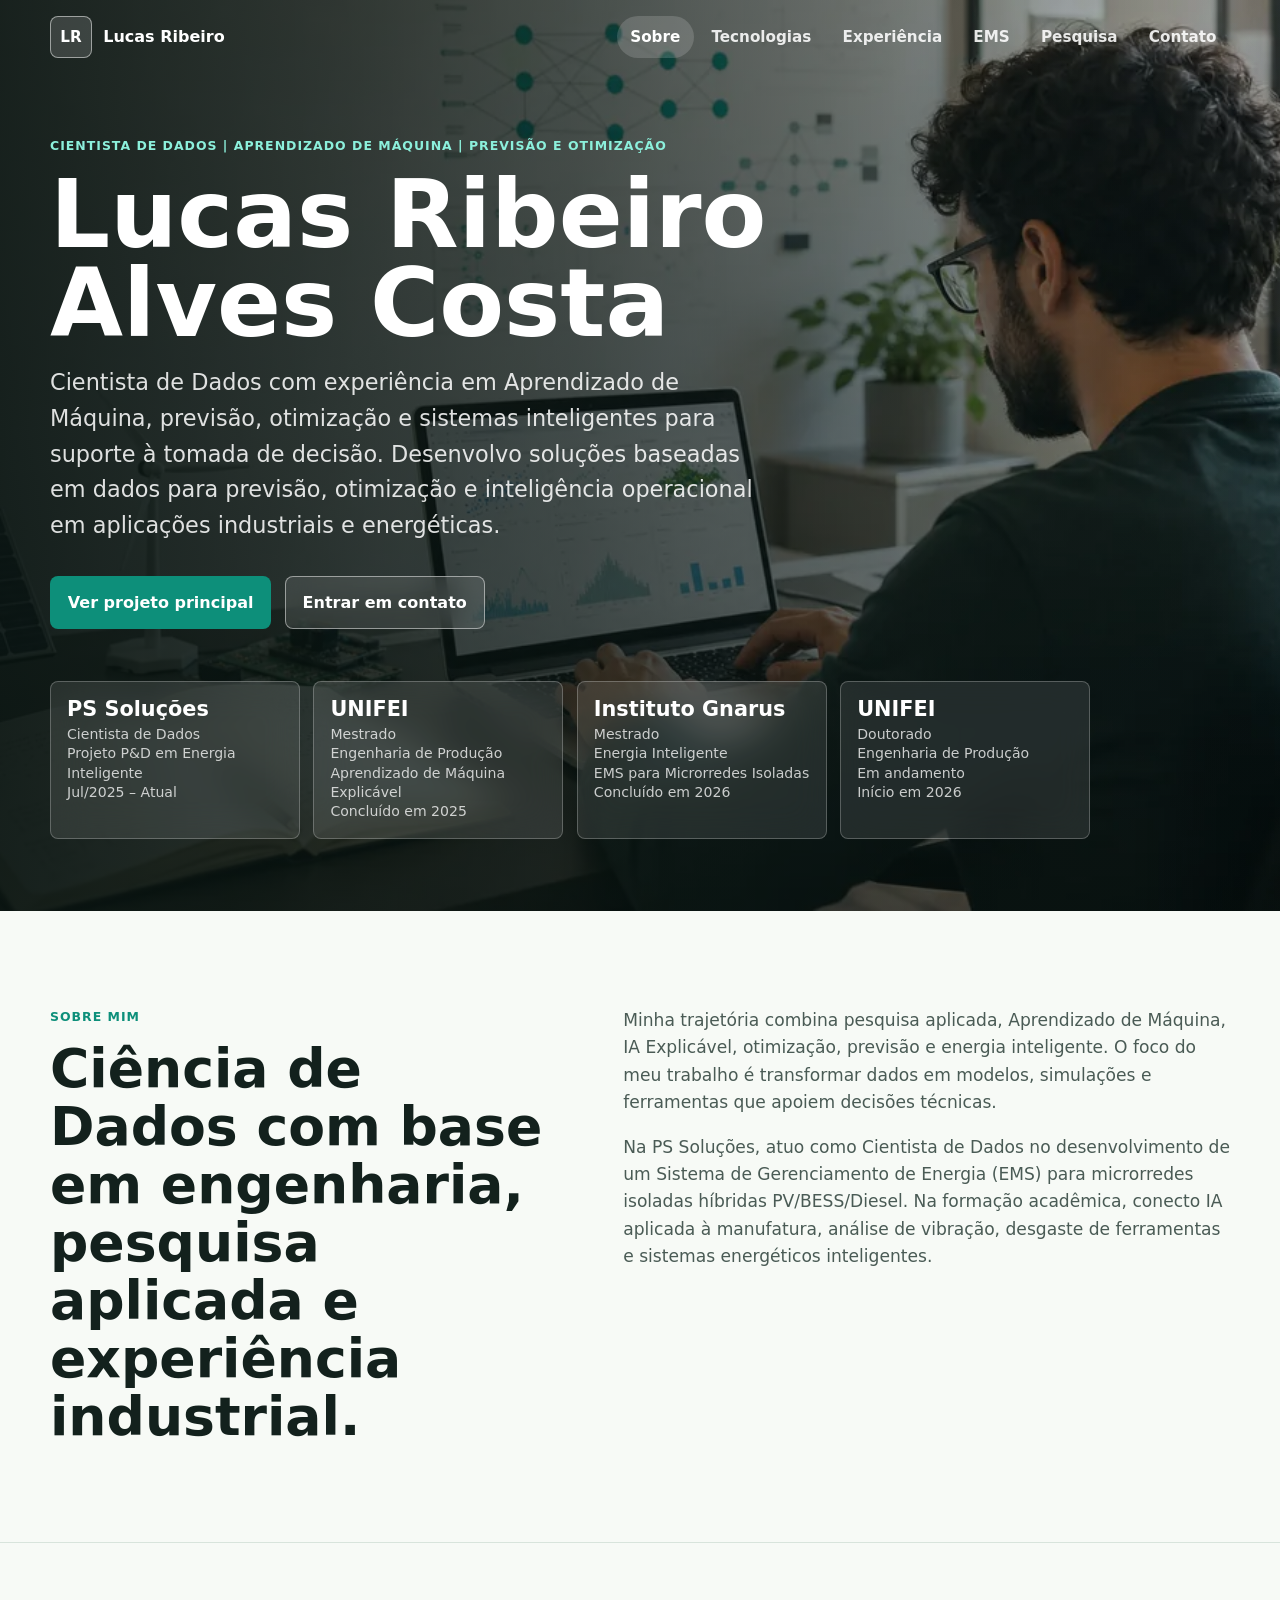
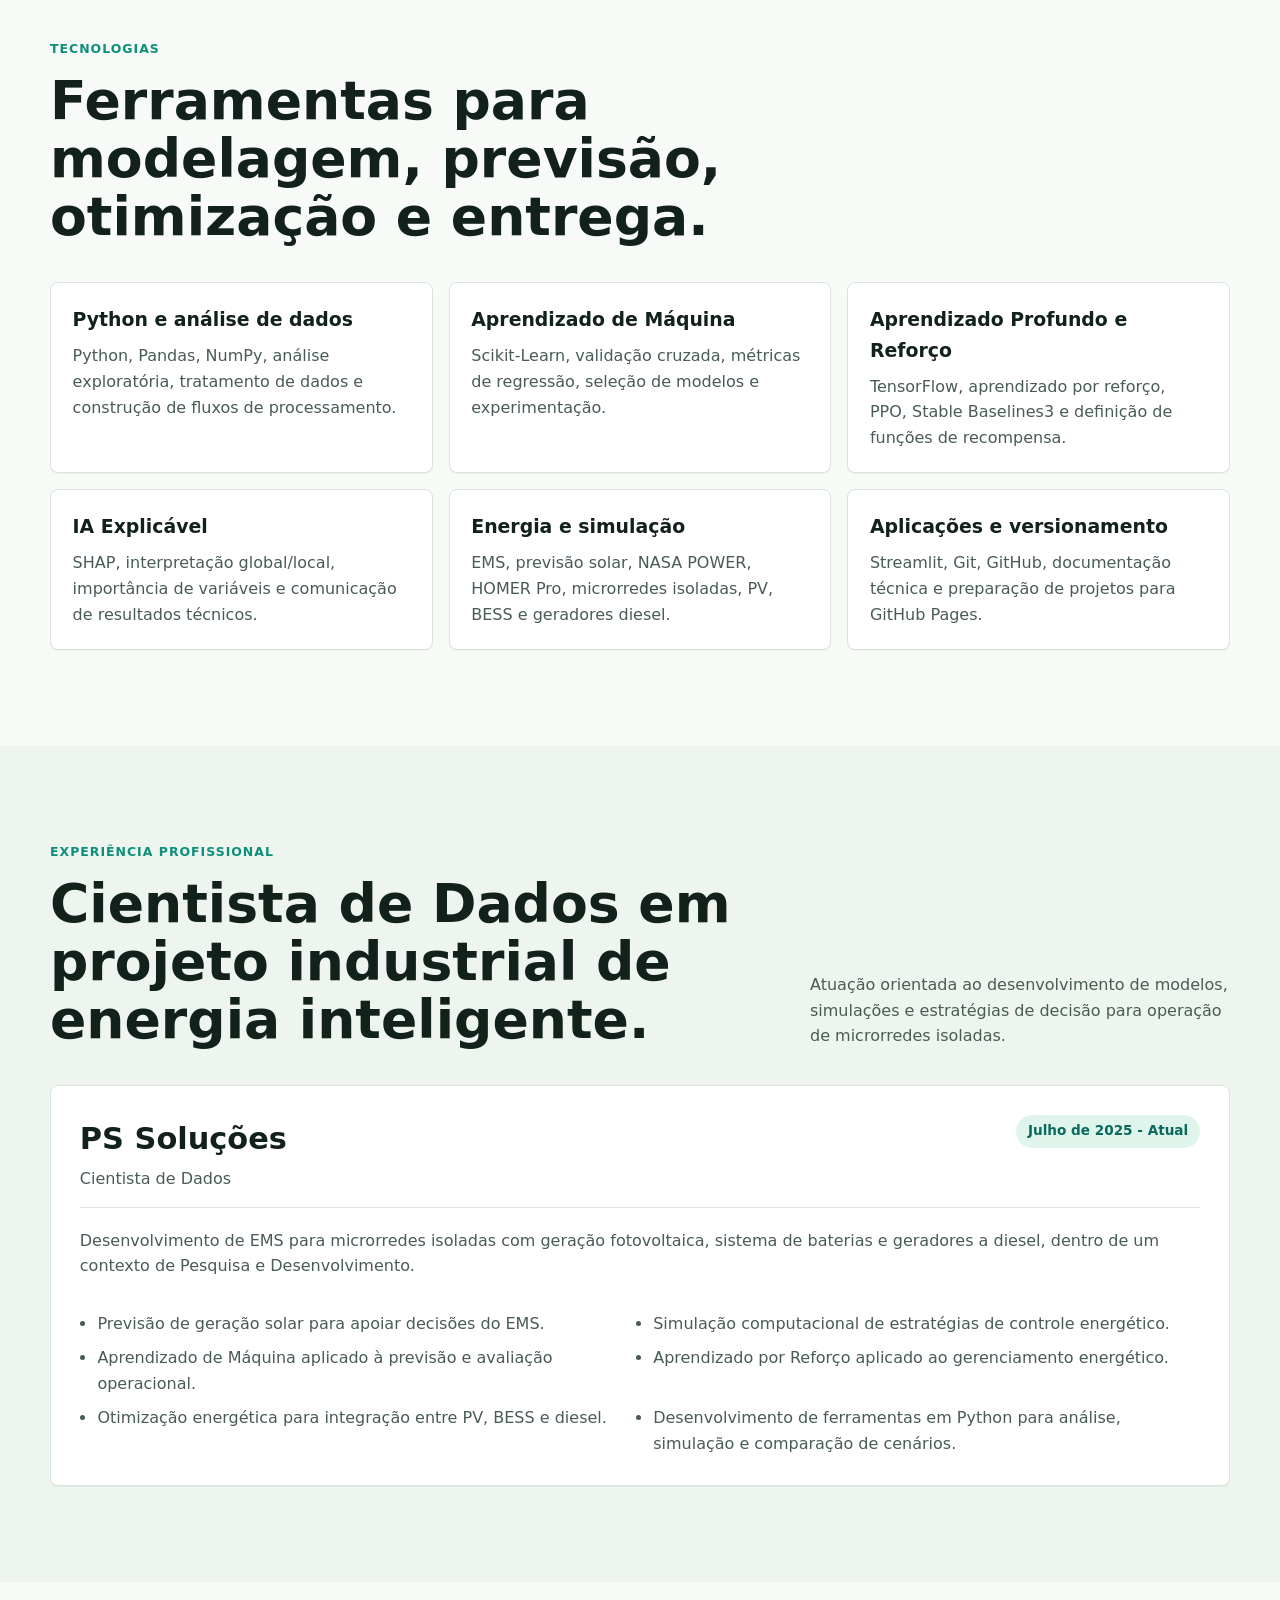
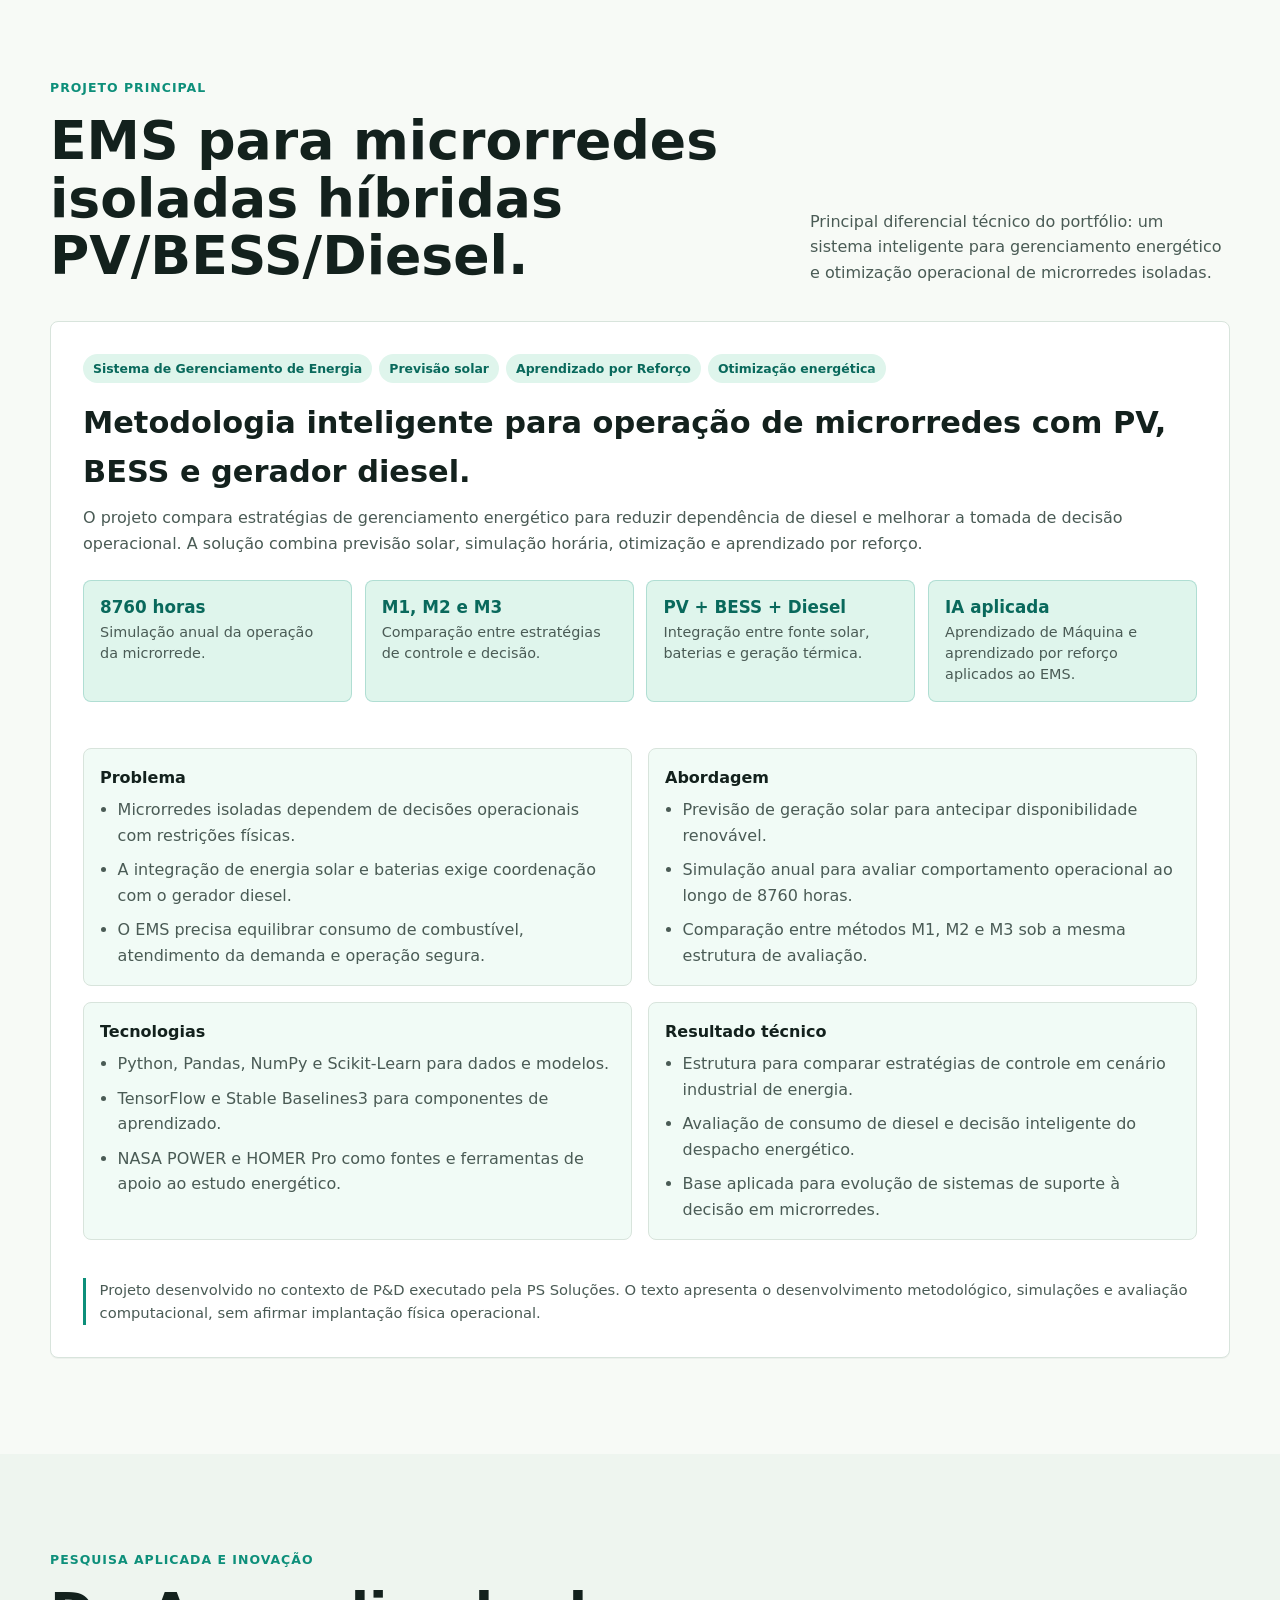
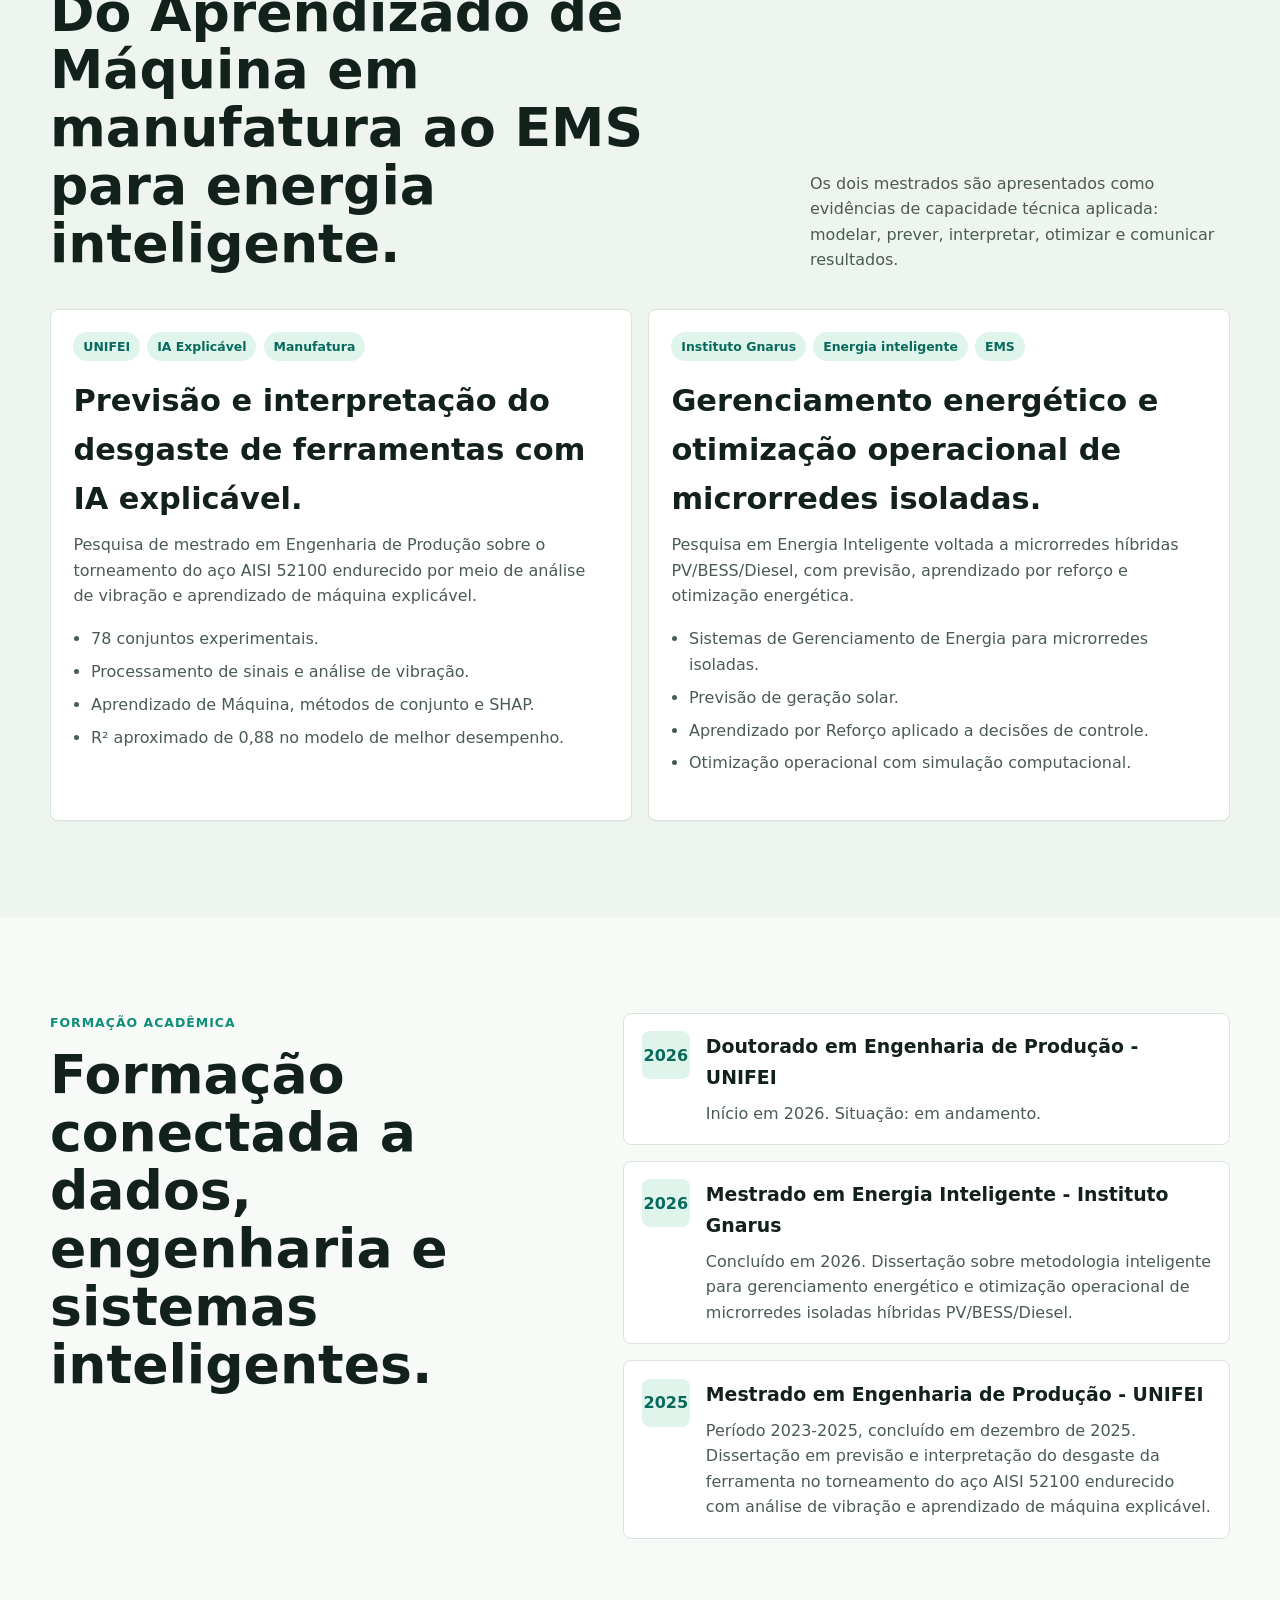
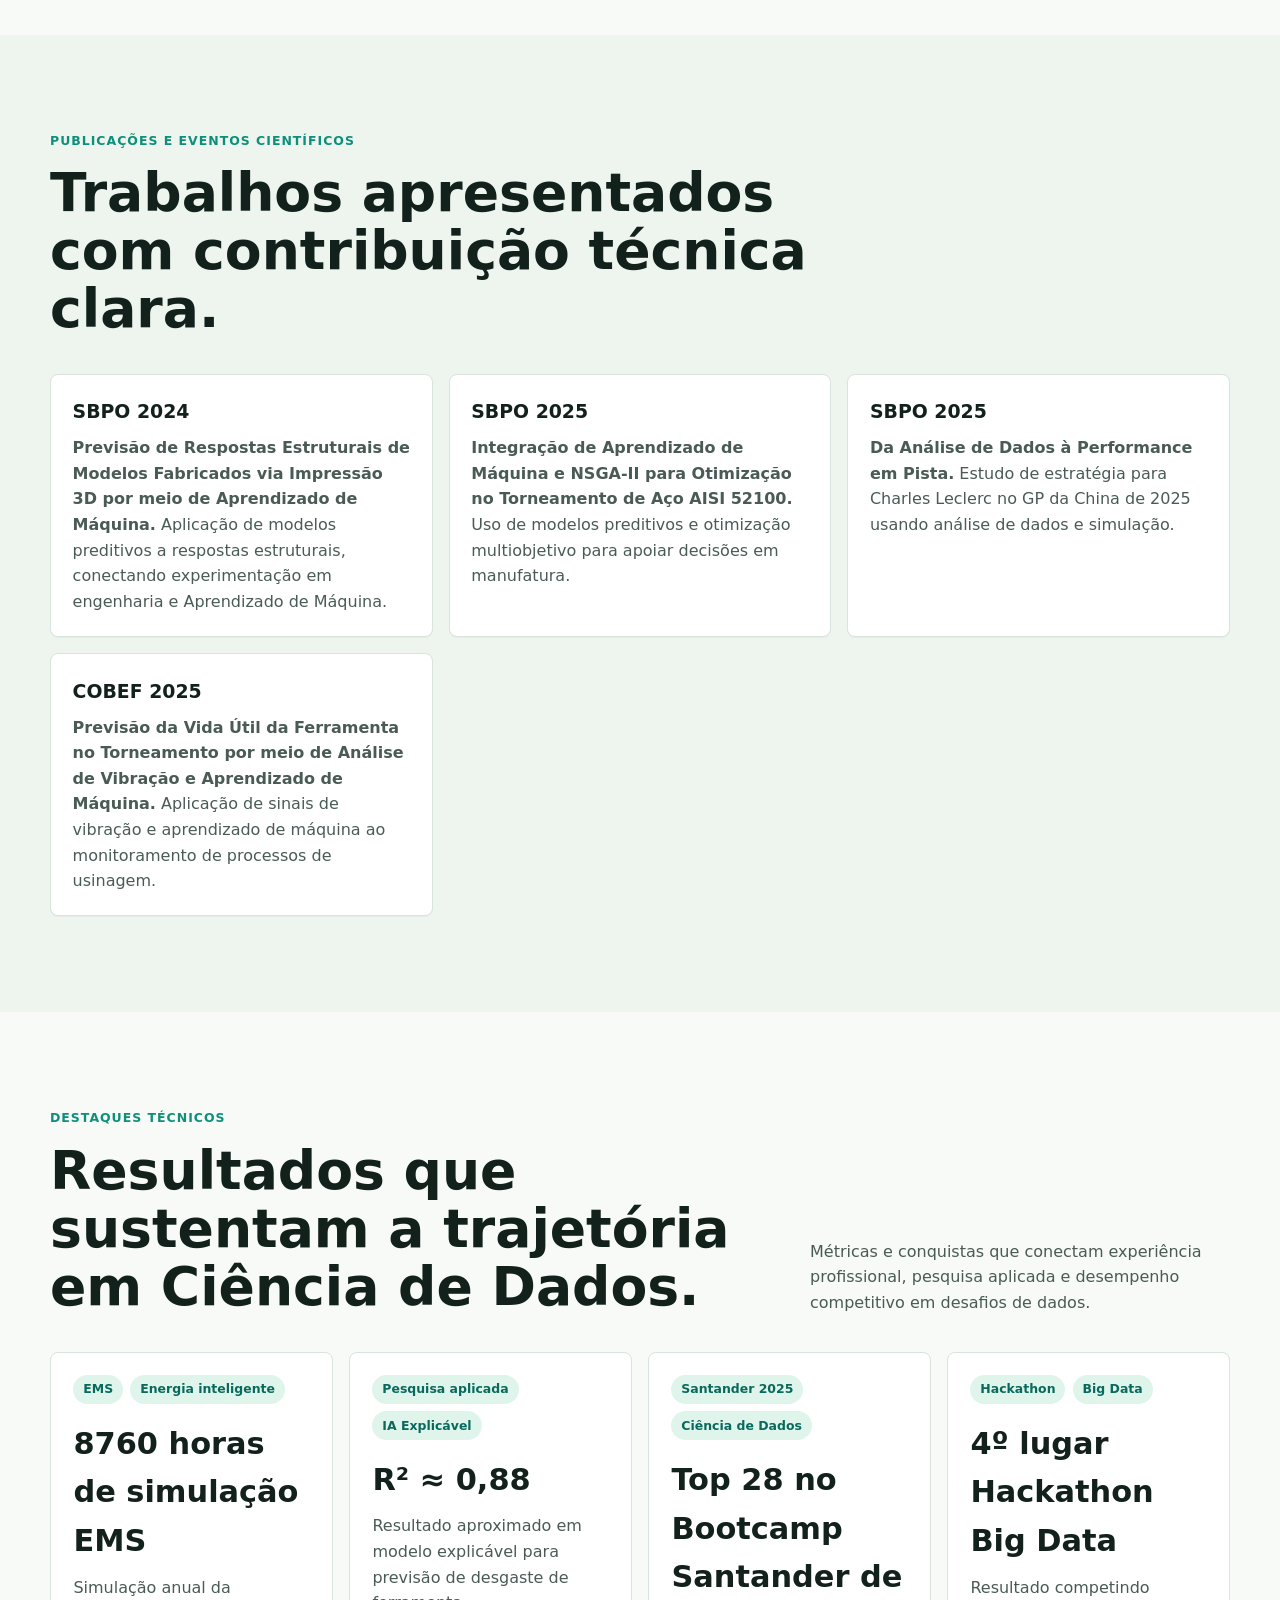
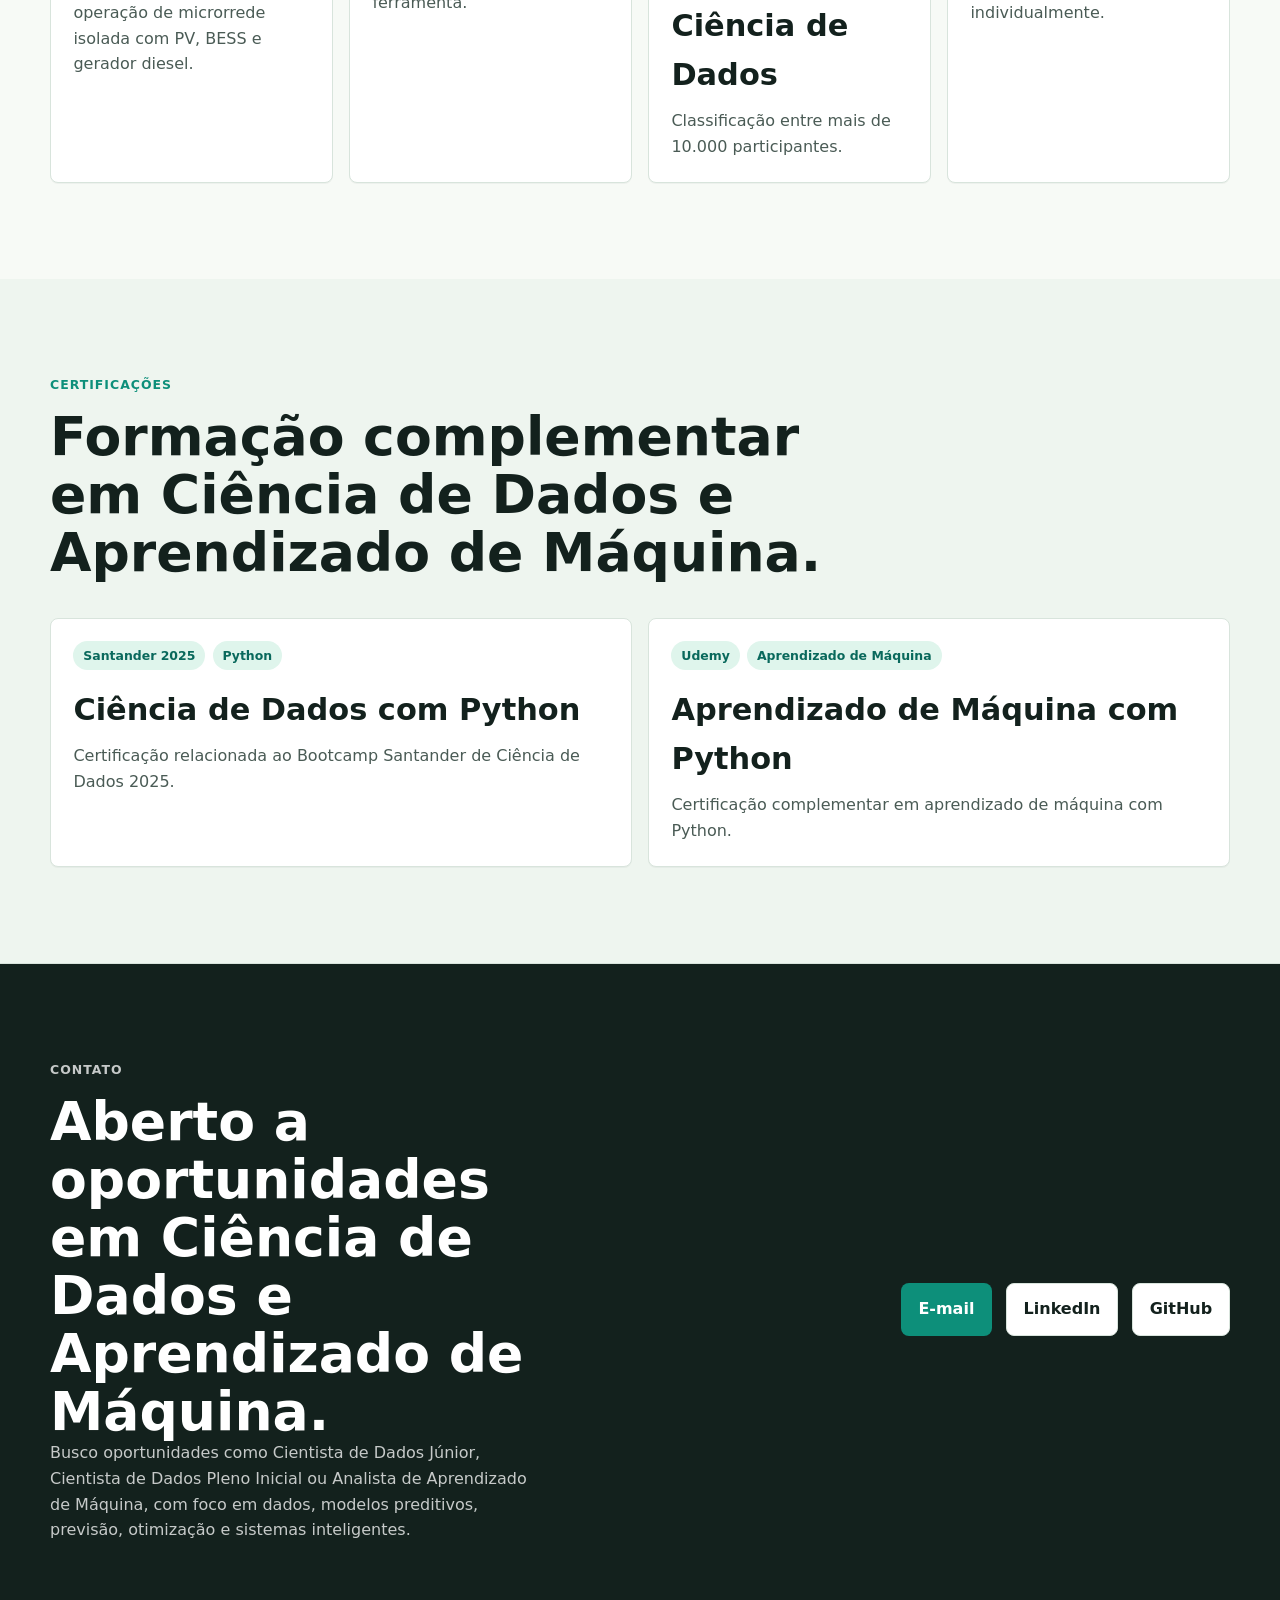
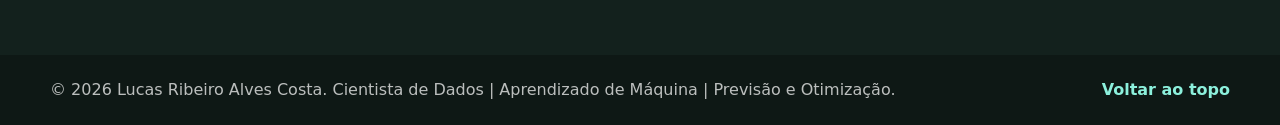
<file: index.html>
<!doctype html>
<html lang="pt-BR">
  <head>
    <meta charset="utf-8" />
    <meta name="viewport" content="width=device-width, initial-scale=1" />
    <title>Lucas Ribeiro Alves Costa | Cientista de Dados | Previsão e Otimização</title>
    <meta
      name="description"
      content="Portfólio de Lucas Ribeiro Alves Costa, Cientista de Dados com experiência em Aprendizado de Máquina, previsão, otimização e sistemas inteligentes para suporte à tomada de decisão em aplicações industriais e energéticas."
    />
    <meta
      name="keywords"
      content="Lucas Ribeiro Alves Costa, Cientista de Dados, Aprendizado de Máquina, Analista de Aprendizado de Máquina, Previsão, Otimização, Python, Pandas, NumPy, Scikit-Learn, TensorFlow, SHAP, IA Explicável, Aprendizado por Reforço, EMS, microrredes isoladas, energia inteligente"
    />
    <meta name="author" content="Lucas Ribeiro Alves Costa" />
    <meta name="robots" content="index, follow" />
    <link rel="canonical" href="https://lucasribeirodatascience.github.io/portfolio-lucas-ribeiro/" />
    <link rel="icon" href="assets/favicon.svg" type="image/svg+xml" />
    <link rel="stylesheet" href="styles.css" />

    <meta property="og:type" content="website" />
    <meta property="og:title" content="Lucas Ribeiro Alves Costa | Cientista de Dados" />
    <meta
      property="og:description"
      content="Aprendizado de Máquina, previsão, otimização e sistemas inteligentes aplicados a manufatura, energia inteligente e suporte à decisão."
    />
    <meta
      property="og:image"
      content="https://lucasribeirodatascience.github.io/portfolio-lucas-ribeiro/assets/hero-data-ai.svg"
    />
    <meta property="og:url" content="https://lucasribeirodatascience.github.io/portfolio-lucas-ribeiro/" />
    <meta name="twitter:card" content="summary_large_image" />
    <meta name="twitter:title" content="Lucas Ribeiro Alves Costa | Cientista de Dados" />
    <meta
      name="twitter:description"
      content="Cientista de Dados com experiência em Aprendizado de Máquina, previsão, otimização e sistemas inteligentes."
    />
    <meta
      name="twitter:image"
      content="https://lucasribeirodatascience.github.io/portfolio-lucas-ribeiro/assets/hero-data-ai.svg"
    />

    <script type="application/ld+json">
      {
        "@context": "https://schema.org",
        "@type": "Person",
        "name": "Lucas Ribeiro Alves Costa",
        "jobTitle": "Cientista de Dados",
        "email": "mailto:lucas.ribeirocosta@hotmail.com",
        "worksFor": {
          "@type": "Organization",
          "name": "PS Soluções"
        },
        "alumniOf": [
          {
            "@type": "CollegeOrUniversity",
            "name": "Universidade Federal de Itajubá"
          },
          {
            "@type": "EducationalOrganization",
            "name": "Instituto Gnarus"
          }
        ],
        "description": "Cientista de Dados com experiência em Aprendizado de Máquina, previsão, otimização e sistemas inteligentes para suporte à tomada de decisão.",
        "knowsAbout": [
          "Python",
          "Pandas",
          "NumPy",
          "Scikit-Learn",
          "TensorFlow",
          "SHAP",
          "IA Explicável",
          "Previsão",
          "Otimização",
          "Aprendizado por Reforço",
          "Stable Baselines3",
          "Streamlit",
          "Sistemas de Gerenciamento de Energia",
          "Microrredes",
          "Previsão Solar"
        ],
        "url": "https://lucasribeirodatascience.github.io/portfolio-lucas-ribeiro/",
        "sameAs": [
          "https://github.com/LucasRibeirodatascience",
          "https://linkedin.com/in/lucas-ribeiro-datascientist/"
        ]
      }
    </script>
  </head>
  <body>
    <a class="skip-link" href="#conteudo">Ir para o conteúdo</a>

    <header class="site-header" data-header>
      <nav class="nav" aria-label="Navegação principal">
        <a class="brand" href="#inicio" aria-label="Lucas Ribeiro Alves Costa, início">
          <span class="brand__mark">LR</span>
          <span class="brand__text">Lucas Ribeiro</span>
        </a>

        <button class="nav__toggle" type="button" aria-expanded="false" aria-controls="menu">
          <span class="nav__toggle-line"></span>
          <span class="sr-only">Abrir menu</span>
        </button>

        <div class="nav__links" id="menu" data-menu>
          <a href="#sobre">Sobre</a>
          <a href="#stack">Tecnologias</a>
          <a href="#experiencia">Experiência</a>
          <a href="#ems">EMS</a>
          <a href="#pesquisa">Pesquisa</a>
          <a href="#contato">Contato</a>
        </div>
      </nav>
    </header>

    <main id="conteudo">
      <section class="hero" id="inicio" aria-labelledby="hero-title">
        <img
          class="hero__image"
          src="assets/hero-data-ai.svg"
          alt="Workspace técnico com laptop, visualizações de dados, energia solar e inteligência artificial aplicada."
        />
        <div class="hero__overlay"></div>
        <div class="hero__content">
          <p class="eyebrow">Cientista de Dados | Aprendizado de Máquina | Previsão e Otimização</p>
          <h1 id="hero-title">Lucas Ribeiro Alves Costa</h1>
          <p class="hero__lead">
            Cientista de Dados com experiência em Aprendizado de Máquina, previsão, otimização e sistemas
            inteligentes para suporte à tomada de decisão. Desenvolvo soluções baseadas em dados para
            previsão, otimização e inteligência operacional em aplicações industriais e energéticas.
          </p>
          <div class="hero__actions" aria-label="Ações principais">
            <a class="button button--primary" href="#ems">Ver projeto principal</a>
            <a class="button button--secondary" href="mailto:lucas.ribeirocosta@hotmail.com">Entrar em contato</a>
          </div>
          <dl class="hero__stats hero__stats--four" aria-label="Destaques profissionais">
            <div>
              <dt>PS Soluções</dt>
              <dd>
                <span>Cientista de Dados</span>
                <span>Projeto P&amp;D em Energia Inteligente</span>
                <span>Jul/2025 – Atual</span>
              </dd>
            </div>
            <div>
              <dt>UNIFEI</dt>
              <dd>
                <span>Mestrado</span>
                <span>Engenharia de Produção</span>
                <span>Aprendizado de Máquina Explicável</span>
                <span>Concluído em 2025</span>
              </dd>
            </div>
            <div>
              <dt>Instituto Gnarus</dt>
              <dd>
                <span>Mestrado</span>
                <span>Energia Inteligente</span>
                <span>EMS para Microrredes Isoladas</span>
                <span>Concluído em 2026</span>
              </dd>
            </div>
            <div>
              <dt>UNIFEI</dt>
              <dd>
                <span>Doutorado</span>
                <span>Engenharia de Produção</span>
                <span>Em andamento</span>
                <span>Início em 2026</span>
              </dd>
            </div>
          </dl>
        </div>
      </section>

      <section class="section section--intro" id="sobre" aria-labelledby="sobre-title">
        <div class="container intro-grid">
          <div>
            <p class="section__kicker">Sobre mim</p>
            <h2 id="sobre-title">Ciência de Dados com base em engenharia, pesquisa aplicada e experiência industrial.</h2>
          </div>
          <div class="intro-copy">
            <p>
              Minha trajetória combina pesquisa aplicada, Aprendizado de Máquina, IA Explicável, otimização,
              previsão e energia inteligente. O foco do meu trabalho é transformar dados em modelos,
              simulações e ferramentas que apoiem decisões técnicas.
            </p>
            <p>
              Na PS Soluções, atuo como Cientista de Dados no desenvolvimento de um Sistema de Gerenciamento de Energia (EMS)
              para microrredes isoladas híbridas PV/BESS/Diesel. Na formação acadêmica, conecto IA aplicada
              à manufatura, análise de vibração, desgaste de ferramentas e sistemas energéticos inteligentes.
            </p>
          </div>
        </div>
      </section>

      <section class="section" id="stack" aria-labelledby="stack-title">
        <div class="container">
          <div class="section-heading">
            <p class="section__kicker">Tecnologias</p>
            <h2 id="stack-title">Ferramentas para modelagem, previsão, otimização e entrega.</h2>
          </div>
          <div class="stack-grid" role="list">
            <article class="stack-card" role="listitem">
              <h3>Python e análise de dados</h3>
              <p>Python, Pandas, NumPy, análise exploratória, tratamento de dados e construção de fluxos de processamento.</p>
            </article>
            <article class="stack-card" role="listitem">
              <h3>Aprendizado de Máquina</h3>
              <p>Scikit-Learn, validação cruzada, métricas de regressão, seleção de modelos e experimentação.</p>
            </article>
            <article class="stack-card" role="listitem">
              <h3>Aprendizado Profundo e Reforço</h3>
              <p>TensorFlow, aprendizado por reforço, PPO, Stable Baselines3 e definição de funções de recompensa.</p>
            </article>
            <article class="stack-card" role="listitem">
              <h3>IA Explicável</h3>
              <p>SHAP, interpretação global/local, importância de variáveis e comunicação de resultados técnicos.</p>
            </article>
            <article class="stack-card" role="listitem">
              <h3>Energia e simulação</h3>
              <p>EMS, previsão solar, NASA POWER, HOMER Pro, microrredes isoladas, PV, BESS e geradores diesel.</p>
            </article>
            <article class="stack-card" role="listitem">
              <h3>Aplicações e versionamento</h3>
              <p>Streamlit, Git, GitHub, documentação técnica e preparação de projetos para GitHub Pages.</p>
            </article>
          </div>
        </div>
      </section>

      <section class="section section--muted" id="experiencia" aria-labelledby="experiencia-title">
        <div class="container">
          <div class="section-heading section-heading--wide">
            <div>
              <p class="section__kicker">Experiência profissional</p>
              <h2 id="experiencia-title">Cientista de Dados em projeto industrial de energia inteligente.</h2>
            </div>
            <p>
              Atuação orientada ao desenvolvimento de modelos, simulações e estratégias de decisão para
              operação de microrredes isoladas.
            </p>
          </div>

          <article class="experience-card">
            <div class="experience-card__header">
              <div>
                <h3>PS Soluções</h3>
                <p>Cientista de Dados</p>
              </div>
              <span>Julho de 2025 - Atual</span>
            </div>
            <div class="experience-card__body">
              <p>
                Desenvolvimento de EMS para microrredes isoladas com geração fotovoltaica, sistema de
                baterias e geradores a diesel, dentro de um contexto de Pesquisa e Desenvolvimento.
              </p>
              <ul class="checked-list">
                <li>Previsão de geração solar para apoiar decisões do EMS.</li>
                <li>Simulação computacional de estratégias de controle energético.</li>
                <li>Aprendizado de Máquina aplicado à previsão e avaliação operacional.</li>
                <li>Aprendizado por Reforço aplicado ao gerenciamento energético.</li>
                <li>Otimização energética para integração entre PV, BESS e diesel.</li>
                <li>Desenvolvimento de ferramentas em Python para análise, simulação e comparação de cenários.</li>
              </ul>
            </div>
          </article>
        </div>
      </section>

      <section class="section" id="ems" aria-labelledby="ems-title">
        <div class="container">
          <div class="section-heading section-heading--wide">
            <div>
              <p class="section__kicker">Projeto principal</p>
              <h2 id="ems-title">EMS para microrredes isoladas híbridas PV/BESS/Diesel.</h2>
            </div>
            <p>
              Principal diferencial técnico do portfólio: um sistema inteligente para gerenciamento
              energético e otimização operacional de microrredes isoladas.
            </p>
          </div>

          <article class="project-card project-card--hero">
            <div class="project-card__meta">
              <span>Sistema de Gerenciamento de Energia</span>
              <span>Previsão solar</span>
              <span>Aprendizado por Reforço</span>
              <span>Otimização energética</span>
            </div>
            <h3>Metodologia inteligente para operação de microrredes com PV, BESS e gerador diesel.</h3>
            <p>
              O projeto compara estratégias de gerenciamento energético para reduzir dependência de diesel
              e melhorar a tomada de decisão operacional. A solução combina previsão solar, simulação
              horária, otimização e aprendizado por reforço.
            </p>

            <div class="metric-strip" aria-label="Métricas de escopo do EMS">
              <div>
                <strong>8760 horas</strong>
                <span>Simulação anual da operação da microrrede.</span>
              </div>
              <div>
                <strong>M1, M2 e M3</strong>
                <span>Comparação entre estratégias de controle e decisão.</span>
              </div>
              <div>
                <strong>PV + BESS + Diesel</strong>
                <span>Integração entre fonte solar, baterias e geração térmica.</span>
              </div>
              <div>
                <strong>IA aplicada</strong>
                <span>Aprendizado de Máquina e aprendizado por reforço aplicados ao EMS.</span>
              </div>
            </div>

            <div class="evidence-grid">
              <div>
                <h4>Problema</h4>
                <ul>
                  <li>Microrredes isoladas dependem de decisões operacionais com restrições físicas.</li>
                  <li>A integração de energia solar e baterias exige coordenação com o gerador diesel.</li>
                  <li>O EMS precisa equilibrar consumo de combustível, atendimento da demanda e operação segura.</li>
                </ul>
              </div>
              <div>
                <h4>Abordagem</h4>
                <ul>
                  <li>Previsão de geração solar para antecipar disponibilidade renovável.</li>
                  <li>Simulação anual para avaliar comportamento operacional ao longo de 8760 horas.</li>
                  <li>Comparação entre métodos M1, M2 e M3 sob a mesma estrutura de avaliação.</li>
                </ul>
              </div>
              <div>
                <h4>Tecnologias</h4>
                <ul>
                  <li>Python, Pandas, NumPy e Scikit-Learn para dados e modelos.</li>
                  <li>TensorFlow e Stable Baselines3 para componentes de aprendizado.</li>
                  <li>NASA POWER e HOMER Pro como fontes e ferramentas de apoio ao estudo energético.</li>
                </ul>
              </div>
              <div>
                <h4>Resultado técnico</h4>
                <ul>
                  <li>Estrutura para comparar estratégias de controle em cenário industrial de energia.</li>
                  <li>Avaliação de consumo de diesel e decisão inteligente do despacho energético.</li>
                  <li>Base aplicada para evolução de sistemas de suporte à decisão em microrredes.</li>
                </ul>
              </div>
            </div>

            <p class="source-note">
              Projeto desenvolvido no contexto de P&D executado pela PS Soluções. O texto apresenta o
              desenvolvimento metodológico, simulações e avaliação computacional, sem afirmar implantação
              física operacional.
            </p>
          </article>
        </div>
      </section>

      <section class="section section--muted" id="pesquisa" aria-labelledby="pesquisa-title">
        <div class="container">
          <div class="section-heading section-heading--wide">
            <div>
              <p class="section__kicker">Pesquisa aplicada e inovação</p>
              <h2 id="pesquisa-title">Do Aprendizado de Máquina em manufatura ao EMS para energia inteligente.</h2>
            </div>
            <p>
              Os dois mestrados são apresentados como evidências de capacidade técnica aplicada: modelar,
              prever, interpretar, otimizar e comunicar resultados.
            </p>
          </div>

          <div class="projects-grid">
            <article class="project-card">
              <div class="project-card__meta">
                <span>UNIFEI</span>
                <span>IA Explicável</span>
                <span>Manufatura</span>
              </div>
              <h3>Previsão e interpretação do desgaste de ferramentas com IA explicável.</h3>
              <p>
                Pesquisa de mestrado em Engenharia de Produção sobre o torneamento do aço AISI 52100
                endurecido por meio de análise de vibração e aprendizado de máquina explicável.
              </p>
              <ul class="project-card__list">
                <li>78 conjuntos experimentais.</li>
                <li>Processamento de sinais e análise de vibração.</li>
                <li>Aprendizado de Máquina, métodos de conjunto e SHAP.</li>
                <li>R² aproximado de 0,88 no modelo de melhor desempenho.</li>
              </ul>
            </article>

            <article class="project-card">
              <div class="project-card__meta">
                <span>Instituto Gnarus</span>
                <span>Energia inteligente</span>
                <span>EMS</span>
              </div>
              <h3>Gerenciamento energético e otimização operacional de microrredes isoladas.</h3>
              <p>
                Pesquisa em Energia Inteligente voltada a microrredes híbridas PV/BESS/Diesel, com
                previsão, aprendizado por reforço e otimização energética.
              </p>
              <ul class="project-card__list">
                <li>Sistemas de Gerenciamento de Energia para microrredes isoladas.</li>
                <li>Previsão de geração solar.</li>
                <li>Aprendizado por Reforço aplicado a decisões de controle.</li>
                <li>Otimização operacional com simulação computacional.</li>
              </ul>
            </article>
          </div>
        </div>
      </section>

      <section class="section" id="formacao" aria-labelledby="formacao-title">
        <div class="container results-layout">
          <div class="section-heading">
            <p class="section__kicker">Formação acadêmica</p>
            <h2 id="formacao-title">Formação conectada a dados, engenharia e sistemas inteligentes.</h2>
          </div>
          <div class="timeline">
            <article class="timeline__item">
              <span class="timeline__number">2026</span>
              <div>
                <h3>Doutorado em Engenharia de Produção - UNIFEI</h3>
                <p>Início em 2026. Situação: em andamento.</p>
              </div>
            </article>
            <article class="timeline__item">
              <span class="timeline__number">2026</span>
              <div>
                <h3>Mestrado em Energia Inteligente - Instituto Gnarus</h3>
                <p>
                  Concluído em 2026. Dissertação sobre metodologia inteligente para gerenciamento
                  energético e otimização operacional de microrredes isoladas híbridas PV/BESS/Diesel.
                </p>
              </div>
            </article>
            <article class="timeline__item">
              <span class="timeline__number">2025</span>
              <div>
                <h3>Mestrado em Engenharia de Produção - UNIFEI</h3>
                <p>
                  Período 2023-2025, concluído em dezembro de 2025. Dissertação em previsão e interpretação
                  do desgaste da ferramenta no torneamento do aço AISI 52100 endurecido com análise de
                  vibração e aprendizado de máquina explicável.
                </p>
              </div>
            </article>
          </div>
        </div>
      </section>

      <section class="section section--muted" id="eventos" aria-labelledby="eventos-title">
        <div class="container">
          <div class="section-heading">
            <p class="section__kicker">Publicações e eventos científicos</p>
            <h2 id="eventos-title">Trabalhos apresentados com contribuição técnica clara.</h2>
          </div>
          <div class="stack-grid">
            <article class="stack-card">
              <h3>SBPO 2024</h3>
              <p>
                <strong>Previsão de Respostas Estruturais de Modelos Fabricados via Impressão 3D por meio
                de Aprendizado de Máquina.</strong> Aplicação de modelos preditivos a respostas estruturais,
                conectando experimentação em engenharia e Aprendizado de Máquina.
              </p>
            </article>
            <article class="stack-card">
              <h3>SBPO 2025</h3>
              <p>
                <strong>Integração de Aprendizado de Máquina e NSGA-II para Otimização no Torneamento de
                Aço AISI 52100.</strong> Uso de modelos preditivos e otimização multiobjetivo para apoiar
                decisões em manufatura.
              </p>
            </article>
            <article class="stack-card">
              <h3>SBPO 2025</h3>
              <p>
                <strong>Da Análise de Dados à Performance em Pista.</strong> Estudo de estratégia para
                Charles Leclerc no GP da China de 2025 usando análise de dados e simulação.
              </p>
            </article>
            <article class="stack-card">
              <h3>COBEF 2025</h3>
              <p>
                <strong>Previsão da Vida Útil da Ferramenta no Torneamento por meio de Análise de Vibração
                e Aprendizado de Máquina.</strong> Aplicação de sinais de vibração e aprendizado de máquina ao monitoramento
                de processos de usinagem.
              </p>
            </article>
          </div>
        </div>
      </section>

      <section class="section" id="destaques-tecnicos" aria-labelledby="destaques-tecnicos-title">
        <div class="container">
          <div class="section-heading section-heading--wide">
            <div>
              <p class="section__kicker">Destaques técnicos</p>
              <h2 id="destaques-tecnicos-title">Resultados que sustentam a trajetória em Ciência de Dados.</h2>
            </div>
            <p>
              Métricas e conquistas que conectam experiência profissional, pesquisa aplicada e desempenho
              competitivo em desafios de dados.
            </p>
          </div>
          <div class="differentials-grid">
            <article class="project-card">
              <div class="project-card__meta">
                <span>EMS</span>
                <span>Energia inteligente</span>
              </div>
              <h3>8760 horas de simulação EMS</h3>
              <p>Simulação anual da operação de microrrede isolada com PV, BESS e gerador diesel.</p>
            </article>
            <article class="project-card">
              <div class="project-card__meta">
                <span>Pesquisa aplicada</span>
                <span>IA Explicável</span>
              </div>
              <h3>R² ≈ 0,88</h3>
              <p>Resultado aproximado em modelo explicável para previsão de desgaste de ferramenta.</p>
            </article>
            <article class="project-card">
              <div class="project-card__meta">
                <span>Santander 2025</span>
                <span>Ciência de Dados</span>
              </div>
              <h3>Top 28 no Bootcamp Santander de Ciência de Dados</h3>
              <p>Classificação entre mais de 10.000 participantes.</p>
            </article>
            <article class="project-card">
              <div class="project-card__meta">
                <span>Hackathon</span>
                <span>Big Data</span>
              </div>
              <h3>4º lugar Hackathon Big Data</h3>
              <p>Resultado competindo individualmente.</p>
            </article>
          </div>
        </div>
      </section>

      <section class="section section--muted" id="certificacoes" aria-labelledby="certificacoes-title">
        <div class="container">
          <div class="section-heading">
            <p class="section__kicker">Certificações</p>
            <h2 id="certificacoes-title">Formação complementar em Ciência de Dados e Aprendizado de Máquina.</h2>
          </div>
          <div class="projects-grid projects-grid--compact">
            <article class="project-card">
              <div class="project-card__meta">
                <span>Santander 2025</span>
                <span>Python</span>
              </div>
              <h3>Ciência de Dados com Python</h3>
              <p>Certificação relacionada ao Bootcamp Santander de Ciência de Dados 2025.</p>
            </article>
            <article class="project-card">
              <div class="project-card__meta">
                <span>Udemy</span>
                <span>Aprendizado de Máquina</span>
              </div>
              <h3>Aprendizado de Máquina com Python</h3>
              <p>Certificação complementar em aprendizado de máquina com Python.</p>
            </article>
          </div>
        </div>
      </section>

      <section class="section section--cta" id="contato" aria-labelledby="contato-title">
        <div class="container contact">
          <div>
            <p class="section__kicker">Contato</p>
            <h2 id="contato-title">Aberto a oportunidades em Ciência de Dados e Aprendizado de Máquina.</h2>
            <p>
              Busco oportunidades como Cientista de Dados Júnior, Cientista de Dados Pleno Inicial ou Analista
              de Aprendizado de Máquina, com foco em dados, modelos preditivos, previsão, otimização e sistemas
              inteligentes.
            </p>
          </div>
          <div class="contact__actions">
            <a class="button button--primary" href="mailto:lucas.ribeirocosta@hotmail.com">E-mail</a>
            <a class="button button--secondary" href="https://linkedin.com/in/lucas-ribeiro-datascientist/" target="_blank" rel="noreferrer">LinkedIn</a>
            <a class="button button--secondary" href="https://github.com/LucasRibeirodatascience" target="_blank" rel="noreferrer">GitHub</a>
          </div>
        </div>
      </section>
    </main>

    <footer class="footer">
      <div class="container footer__inner">
        <p>© <span data-year></span> Lucas Ribeiro Alves Costa. Cientista de Dados | Aprendizado de Máquina | Previsão e Otimização.</p>
        <a href="#inicio">Voltar ao topo</a>
      </div>
    </footer>

    <script src="script.js"></script>
  </body>
</html>
</file>
<file: styles.css>
:root {
  --bg: #f7faf6;
  --bg-strong: #eef5ef;
  --ink: #13211d;
  --ink-soft: #4a5b55;
  --line: #d8e4dc;
  --teal: #0d8f7a;
  --teal-deep: #09695c;
  --mint: #dff5ec;
  --white: #ffffff;
  --graphite: #1f2a27;
  --shadow: 0 20px 60px rgba(16, 33, 29, 0.14);
  --radius: 8px;
  --max-width: 1180px;
  color-scheme: light;
}

* {
  box-sizing: border-box;
}

html {
  scroll-behavior: smooth;
}

body {
  margin: 0;
  background: var(--bg);
  color: var(--ink);
  font-family:
    Inter, ui-sans-serif, system-ui, -apple-system, BlinkMacSystemFont, "Segoe UI", sans-serif;
  line-height: 1.6;
  text-rendering: optimizeLegibility;
}

body.nav-open {
  overflow: hidden;
}

img {
  display: block;
  max-width: 100%;
}

a {
  color: inherit;
  text-decoration: none;
}

p,
h1,
h2,
h3 {
  margin-top: 0;
}

p {
  color: var(--ink-soft);
}

:focus-visible {
  outline: 3px solid rgba(13, 143, 122, 0.5);
  outline-offset: 3px;
}

.sr-only,
.skip-link {
  clip: rect(0 0 0 0);
  clip-path: inset(50%);
  height: 1px;
  overflow: hidden;
  position: absolute;
  white-space: nowrap;
  width: 1px;
}

.skip-link:focus {
  clip: auto;
  clip-path: none;
  height: auto;
  left: 1rem;
  padding: 0.7rem 1rem;
  top: 1rem;
  width: auto;
  z-index: 100;
  background: var(--white);
  border: 1px solid var(--line);
  border-radius: var(--radius);
}

.container {
  width: min(100% - 2rem, var(--max-width));
  margin-inline: auto;
}

.site-header {
  position: fixed;
  inset: 0 0 auto;
  z-index: 50;
  transition:
    background 180ms ease,
    border-color 180ms ease,
    box-shadow 180ms ease;
}

.site-header.is-scrolled,
.site-header.is-open {
  background: rgba(247, 250, 246, 0.94);
  border-bottom: 1px solid rgba(216, 228, 220, 0.9);
  box-shadow: 0 10px 30px rgba(16, 33, 29, 0.08);
  backdrop-filter: blur(16px);
}

.nav {
  width: min(100% - 2rem, var(--max-width));
  min-height: 74px;
  margin-inline: auto;
  display: flex;
  align-items: center;
  justify-content: space-between;
  gap: 1rem;
}

.brand {
  display: inline-flex;
  align-items: center;
  gap: 0.7rem;
  color: var(--white);
  font-weight: 800;
}

.site-header.is-scrolled .brand,
.site-header.is-open .brand {
  color: var(--ink);
}

.brand__mark {
  display: grid;
  width: 42px;
  height: 42px;
  place-items: center;
  border: 1px solid rgba(255, 255, 255, 0.5);
  border-radius: var(--radius);
  background: rgba(255, 255, 255, 0.14);
  font-size: 0.95rem;
}

.site-header.is-scrolled .brand__mark,
.site-header.is-open .brand__mark {
  color: var(--white);
  border-color: transparent;
  background: var(--teal-deep);
}

.nav__links {
  display: flex;
  align-items: center;
  gap: 0.25rem;
}

.nav__links a {
  color: rgba(255, 255, 255, 0.88);
  border-radius: 999px;
  font-size: 0.95rem;
  font-weight: 700;
  padding: 0.55rem 0.85rem;
  transition:
    background 180ms ease,
    color 180ms ease;
}

.site-header.is-scrolled .nav__links a,
.site-header.is-open .nav__links a {
  color: var(--ink-soft);
}

.nav__links a:hover,
.nav__links a.is-active {
  background: rgba(255, 255, 255, 0.16);
  color: var(--white);
}

.site-header.is-scrolled .nav__links a:hover,
.site-header.is-scrolled .nav__links a.is-active,
.site-header.is-open .nav__links a:hover,
.site-header.is-open .nav__links a.is-active {
  background: var(--mint);
  color: var(--teal-deep);
}

.nav__toggle {
  display: none;
}

.hero {
  position: relative;
  min-height: 100svh;
  display: grid;
  align-items: center;
  overflow: hidden;
  isolation: isolate;
}

.hero__image,
.hero__overlay {
  position: absolute;
  inset: 0;
  width: 100%;
  height: 100%;
}

.hero__image {
  z-index: -2;
  object-fit: cover;
}

.hero__overlay {
  z-index: -1;
  background:
    linear-gradient(90deg, rgba(9, 20, 17, 0.9) 0%, rgba(9, 20, 17, 0.66) 45%, rgba(9, 20, 17, 0.2) 100%),
    linear-gradient(0deg, rgba(9, 20, 17, 0.35), rgba(9, 20, 17, 0.08));
}

.hero__content {
  width: min(100% - 2rem, var(--max-width));
  margin: 0 auto;
  padding: 8.5rem 0 4.5rem;
}

.eyebrow,
.section__kicker {
  margin-bottom: 0.85rem;
  color: var(--teal);
  font-size: 0.78rem;
  font-weight: 900;
  text-transform: uppercase;
  letter-spacing: 0.08em;
}

.hero .eyebrow {
  color: #8cf0dc;
}

.hero h1 {
  max-width: 900px;
  margin-bottom: 1rem;
  color: var(--white);
  font-size: clamp(3.1rem, 7.5vw, 5.9rem);
  line-height: 0.95;
  letter-spacing: 0;
}

.hero__lead {
  max-width: 710px;
  margin-bottom: 2rem;
  color: rgba(255, 255, 255, 0.86);
  font-size: clamp(1.1rem, 2vw, 1.4rem);
}

.hero__actions,
.contact__actions {
  display: flex;
  flex-wrap: wrap;
  gap: 0.85rem;
  align-items: center;
}

.button {
  display: inline-flex;
  min-height: 46px;
  align-items: center;
  justify-content: center;
  border: 1px solid transparent;
  border-radius: var(--radius);
  font-weight: 800;
  padding: 0.78rem 1.05rem;
  transition:
    transform 180ms ease,
    background 180ms ease,
    border-color 180ms ease,
    color 180ms ease;
}

.button:hover {
  transform: translateY(-2px);
}

.button--primary {
  background: var(--teal);
  color: var(--white);
}

.button--primary:hover {
  background: var(--teal-deep);
}

.button--secondary {
  border-color: rgba(255, 255, 255, 0.48);
  background: rgba(255, 255, 255, 0.11);
  color: var(--white);
  backdrop-filter: blur(14px);
}

.section--cta .button--secondary,
.button--ghost {
  border-color: var(--line);
  background: var(--white);
  color: var(--ink);
}

.button--ghost {
  background: transparent;
}

.hero__stats {
  display: grid;
  grid-template-columns: repeat(3, minmax(0, 1fr));
  gap: 0.85rem;
  max-width: 860px;
  margin: 3.3rem 0 0;
}

.hero__stats--four {
  grid-template-columns: repeat(4, minmax(0, 1fr));
  max-width: 1040px;
}

.hero__stats div {
  padding: 1rem;
  border: 1px solid rgba(255, 255, 255, 0.24);
  border-radius: var(--radius);
  background: rgba(255, 255, 255, 0.1);
  backdrop-filter: blur(18px);
}

.hero__stats dt {
  color: var(--white);
  font-size: 1.3rem;
  font-weight: 900;
  line-height: 1.15;
}

.hero__stats dd {
  margin: 0.15rem 0 0;
  color: rgba(255, 255, 255, 0.76);
  font-size: 0.88rem;
  line-height: 1.38;
}

.hero__stats dd span {
  display: block;
}

.section {
  padding: 6rem 0;
}

.section--muted {
  background: var(--bg-strong);
}

.section--intro {
  border-bottom: 1px solid var(--line);
}

.intro-grid,
.results-layout,
.contact {
  display: grid;
  grid-template-columns: minmax(0, 0.9fr) minmax(0, 1.1fr);
  gap: clamp(2rem, 6vw, 5rem);
  align-items: start;
}

.section h2 {
  max-width: 780px;
  margin-bottom: 0;
  color: var(--ink);
  font-size: clamp(2rem, 5vw, 3.35rem);
  line-height: 1.08;
  letter-spacing: 0;
}

.intro-copy p {
  font-size: 1.07rem;
}

.section-heading {
  max-width: 790px;
  margin-bottom: 2.25rem;
}

.section-heading--wide {
  max-width: none;
  display: grid;
  grid-template-columns: minmax(0, 1fr) minmax(280px, 420px);
  gap: 2rem;
  align-items: end;
}

.section-heading--wide p:last-child {
  margin-bottom: 0;
}

.stack-grid,
.projects-grid,
.differentials-grid {
  display: grid;
  gap: 1rem;
}

.stack-grid {
  grid-template-columns: repeat(3, minmax(0, 1fr));
}

.stack-card,
.project-card {
  border: 1px solid var(--line);
  border-radius: var(--radius);
  background: var(--white);
  box-shadow: 0 1px 0 rgba(16, 33, 29, 0.04);
}

.stack-card {
  padding: 1.35rem;
}

.stack-card h3,
.project-card h3,
.timeline__item h3 {
  margin-bottom: 0.55rem;
  color: var(--ink);
  font-size: 1.18rem;
}

.stack-card h4,
.project-card h4,
.research-card h4,
.experience-card h4 {
  margin: 0 0 0.45rem;
  color: var(--ink);
  font-size: 1rem;
}

.stack-card p,
.project-card p,
.timeline__item p {
  margin-bottom: 0;
}

.projects-grid {
  grid-template-columns: repeat(2, minmax(0, 1fr));
}

.projects-grid--compact {
  grid-template-columns: repeat(2, minmax(0, 1fr));
}

.differentials-grid {
  grid-template-columns: repeat(4, minmax(0, 1fr));
}

.project-card {
  display: flex;
  min-height: 100%;
  flex-direction: column;
  padding: 1.4rem;
}

.project-card--hero {
  grid-column: 1 / -1;
  padding: clamp(1.4rem, 3vw, 2rem);
}

.project-card--featured {
  grid-row: span 2;
  background: var(--graphite);
  color: var(--white);
  box-shadow: var(--shadow);
}

.project-card--featured h3,
.project-card--featured p,
.project-card--featured li {
  color: var(--white);
}

.project-card--featured p,
.project-card--featured li {
  color: rgba(255, 255, 255, 0.78);
}

.project-card__meta {
  display: flex;
  flex-wrap: wrap;
  gap: 0.45rem;
  margin-bottom: 1rem;
}

.project-card__meta span,
.project-card__tags span {
  display: inline-flex;
  align-items: center;
  border-radius: 999px;
  font-size: 0.78rem;
  font-weight: 800;
}

.project-card__meta span {
  background: var(--mint);
  color: var(--teal-deep);
  padding: 0.28rem 0.62rem;
}

.project-card--featured .project-card__meta span {
  background: rgba(140, 240, 220, 0.14);
  color: #8cf0dc;
}

.project-card h3 {
  font-size: clamp(1.35rem, 3vw, 1.9rem);
}

.project-card__list {
  display: grid;
  gap: 0.45rem;
  margin: 1.1rem 0 1.35rem;
  padding-left: 1.1rem;
  color: var(--ink-soft);
}

.project-card__tags {
  display: flex;
  flex-wrap: wrap;
  gap: 0.45rem;
  margin-top: auto;
}

.project-card__tags span {
  border: 1px solid var(--line);
  color: var(--ink-soft);
  padding: 0.25rem 0.58rem;
}

.project-card--featured .project-card__tags span {
  border-color: rgba(255, 255, 255, 0.18);
  color: rgba(255, 255, 255, 0.78);
}

.experience-card,
.research-card {
  border: 1px solid var(--line);
  border-radius: var(--radius);
  background: var(--white);
  box-shadow: 0 1px 0 rgba(16, 33, 29, 0.04);
}

.experience-card {
  padding: clamp(1.2rem, 3vw, 1.8rem);
}

.experience-card__header {
  display: flex;
  flex-wrap: wrap;
  align-items: start;
  justify-content: space-between;
  gap: 1rem;
  padding-bottom: 1rem;
  border-bottom: 1px solid var(--line);
}

.experience-card__header h3 {
  margin-bottom: 0.15rem;
  color: var(--ink);
  font-size: clamp(1.35rem, 3vw, 1.9rem);
}

.experience-card__header p {
  margin: 0;
}

.experience-card__header span {
  display: inline-flex;
  border-radius: 999px;
  background: var(--mint);
  color: var(--teal-deep);
  font-size: 0.85rem;
  font-weight: 900;
  padding: 0.35rem 0.75rem;
}

.experience-card__body {
  display: grid;
  gap: 1rem;
  padding-top: 1.2rem;
}

.checked-list,
.evidence-grid ul {
  display: grid;
  gap: 0.55rem;
  margin: 0;
  padding-left: 1.1rem;
  color: var(--ink-soft);
}

.checked-list {
  grid-template-columns: repeat(2, minmax(0, 1fr));
}

.evidence-grid {
  display: grid;
  grid-template-columns: repeat(2, minmax(0, 1fr));
  gap: 1rem;
  margin: 1.4rem 0;
}

.evidence-grid > div {
  border: 1px solid var(--line);
  border-radius: var(--radius);
  background: rgba(223, 245, 236, 0.45);
  padding: 1rem;
}

.metric-strip {
  display: grid;
  grid-template-columns: repeat(auto-fit, minmax(190px, 1fr));
  gap: 0.8rem;
  margin: 1.45rem 0;
}

.metric-strip div {
  border: 1px solid rgba(13, 143, 122, 0.22);
  border-radius: var(--radius);
  background: var(--mint);
  padding: 1rem;
}

.metric-strip strong {
  display: block;
  margin-bottom: 0.35rem;
  color: var(--teal-deep);
  font-size: 1.05rem;
  line-height: 1.2;
}

.metric-strip span {
  display: block;
  color: var(--ink-soft);
  font-size: 0.9rem;
  line-height: 1.45;
}

.metric-strip--light div {
  background: var(--white);
}

.research-card {
  padding: clamp(1.4rem, 3vw, 2rem);
}

.research-card h3 {
  max-width: 980px;
  margin-bottom: 1.3rem;
  color: var(--ink);
  font-size: clamp(1.4rem, 3vw, 2rem);
  line-height: 1.18;
}

.research-card__columns {
  display: grid;
  grid-template-columns: repeat(2, minmax(0, 1fr));
  gap: 1rem;
}

.research-card__columns > div {
  border: 1px solid var(--line);
  border-radius: var(--radius);
  background: var(--bg);
  padding: 1rem;
}

.research-card__columns p {
  margin: 0;
}

.source-note {
  margin: 1rem 0 0;
  border-left: 3px solid var(--teal);
  color: var(--ink-soft);
  font-size: 0.92rem;
  padding-left: 0.85rem;
}

.career-timeline {
  position: relative;
  display: grid;
  gap: 1rem;
}

.career-timeline::before {
  position: absolute;
  top: 1rem;
  bottom: 1rem;
  left: 7.75rem;
  width: 2px;
  background: var(--line);
  content: "";
}

.career-timeline__item {
  position: relative;
  display: grid;
  grid-template-columns: 7rem minmax(0, 1fr);
  gap: 1.5rem;
  align-items: start;
}

.career-timeline__item::before {
  position: absolute;
  top: 1rem;
  left: 7.28rem;
  width: 1rem;
  height: 1rem;
  border: 3px solid var(--bg);
  border-radius: 999px;
  background: var(--teal);
  box-shadow: 0 0 0 1px var(--line);
  content: "";
  z-index: 1;
}

.career-timeline__date {
  display: inline-flex;
  min-height: 44px;
  align-items: center;
  justify-content: center;
  border: 1px solid var(--line);
  border-radius: var(--radius);
  background: var(--white);
  color: var(--teal-deep);
  font-size: 0.86rem;
  font-weight: 900;
  padding: 0.45rem 0.55rem;
  text-align: center;
}

.career-timeline__item > div {
  border: 1px solid var(--line);
  border-radius: var(--radius);
  background: var(--white);
  padding: 1.05rem;
  box-shadow: 0 1px 0 rgba(16, 33, 29, 0.04);
}

.career-timeline__item--accent > div {
  border-color: rgba(13, 143, 122, 0.3);
  background: linear-gradient(180deg, var(--white), rgba(223, 245, 236, 0.55));
}

.career-timeline__item h3 {
  margin-bottom: 0.35rem;
  color: var(--ink);
  font-size: 1.1rem;
}

.career-timeline__item p {
  margin: 0;
}

.timeline {
  display: grid;
  gap: 1rem;
}

.timeline__item {
  display: grid;
  grid-template-columns: auto 1fr;
  gap: 1rem;
  padding: 1.1rem;
  border: 1px solid var(--line);
  border-radius: var(--radius);
  background: var(--white);
}

.timeline__number {
  display: grid;
  width: 48px;
  height: 48px;
  place-items: center;
  border-radius: var(--radius);
  background: var(--mint);
  color: var(--teal-deep);
  font-weight: 900;
}

.section--cta {
  border-top: 1px solid var(--line);
  background: var(--ink);
}

.section--cta h2,
.section--cta p {
  color: var(--white);
}

.section--cta p {
  color: rgba(255, 255, 255, 0.76);
}

.contact {
  align-items: center;
}

.contact__actions {
  justify-content: flex-end;
}

.footer {
  background: #0e1815;
  color: rgba(255, 255, 255, 0.72);
  padding: 1.4rem 0;
}

.footer__inner {
  display: flex;
  flex-wrap: wrap;
  align-items: center;
  justify-content: space-between;
  gap: 1rem;
}

.footer p {
  margin: 0;
  color: rgba(255, 255, 255, 0.72);
}

.footer a {
  color: #8cf0dc;
  font-weight: 800;
}

@media (max-width: 900px) {
  .brand {
    color: var(--ink);
  }

  .brand__mark {
    color: var(--white);
    border-color: transparent;
    background: var(--teal-deep);
  }

  .site-header {
    background: rgba(247, 250, 246, 0.94);
    border-bottom: 1px solid rgba(216, 228, 220, 0.9);
    backdrop-filter: blur(16px);
  }

  .nav__toggle {
    display: inline-grid;
    width: 44px;
    height: 44px;
    place-items: center;
    border: 1px solid var(--line);
    border-radius: var(--radius);
    background: var(--white);
  }

  .nav__toggle-line,
  .nav__toggle-line::before,
  .nav__toggle-line::after {
    display: block;
    width: 18px;
    height: 2px;
    border-radius: 999px;
    background: var(--ink);
    content: "";
    transition: transform 180ms ease;
  }

  .nav__toggle-line::before {
    transform: translateY(-6px);
  }

  .nav__toggle-line::after {
    transform: translateY(4px);
  }

  .nav__toggle[aria-expanded="true"] .nav__toggle-line {
    transform: rotate(45deg);
  }

  .nav__toggle[aria-expanded="true"] .nav__toggle-line::before {
    transform: translateY(0) rotate(90deg);
  }

  .nav__toggle[aria-expanded="true"] .nav__toggle-line::after {
    transform: translateY(-2px) rotate(90deg);
  }

  .nav__links {
    position: fixed;
    inset: 74px 1rem auto;
    display: none;
    flex-direction: column;
    align-items: stretch;
    padding: 0.65rem;
    border: 1px solid var(--line);
    border-radius: var(--radius);
    background: var(--white);
    box-shadow: var(--shadow);
  }

  .nav__links.is-open {
    display: flex;
  }

  .nav__links a,
  .site-header.is-scrolled .nav__links a,
  .site-header.is-open .nav__links a {
    color: var(--ink);
    padding: 0.85rem;
  }

  .nav__links a:hover,
  .nav__links a.is-active,
  .site-header.is-scrolled .nav__links a:hover,
  .site-header.is-scrolled .nav__links a.is-active {
    background: var(--mint);
    color: var(--teal-deep);
  }

  .hero {
    min-height: 92svh;
  }

  .hero__overlay {
    background:
      linear-gradient(180deg, rgba(9, 20, 17, 0.84), rgba(9, 20, 17, 0.72)),
      linear-gradient(0deg, rgba(9, 20, 17, 0.32), rgba(9, 20, 17, 0.12));
  }

  .hero__content {
    padding-top: 7rem;
  }

  .hero__stats,
  .stack-grid,
  .projects-grid,
  .differentials-grid,
  .intro-grid,
  .results-layout,
  .contact,
  .section-heading--wide,
  .checked-list,
  .evidence-grid,
  .metric-strip,
  .research-card__columns {
    grid-template-columns: 1fr;
  }

  .project-card--featured {
    grid-row: auto;
  }

  .contact__actions {
    justify-content: flex-start;
  }
}

@media (max-width: 620px) {
  .container,
  .nav,
  .hero__content {
    width: min(100% - 1.25rem, var(--max-width));
  }

  .brand__text {
    display: none;
  }

  .hero h1 {
    font-size: clamp(3.25rem, 18vw, 4.8rem);
  }

  .hero__stats {
    gap: 0.6rem;
  }

  .section {
    padding: 4.2rem 0;
  }

  .button {
    width: 100%;
  }

  .timeline__item {
    grid-template-columns: 1fr;
  }

  .career-timeline::before {
    left: 0.55rem;
  }

  .career-timeline__item {
    grid-template-columns: 1fr;
    gap: 0.65rem;
    padding-left: 1.6rem;
  }

  .career-timeline__item::before {
    left: 0.06rem;
  }

  .career-timeline__date {
    justify-content: flex-start;
    width: fit-content;
  }
}

@media (prefers-reduced-motion: reduce) {
  *,
  *::before,
  *::after {
    scroll-behavior: auto !important;
    transition: none !important;
  }
}
</file>
